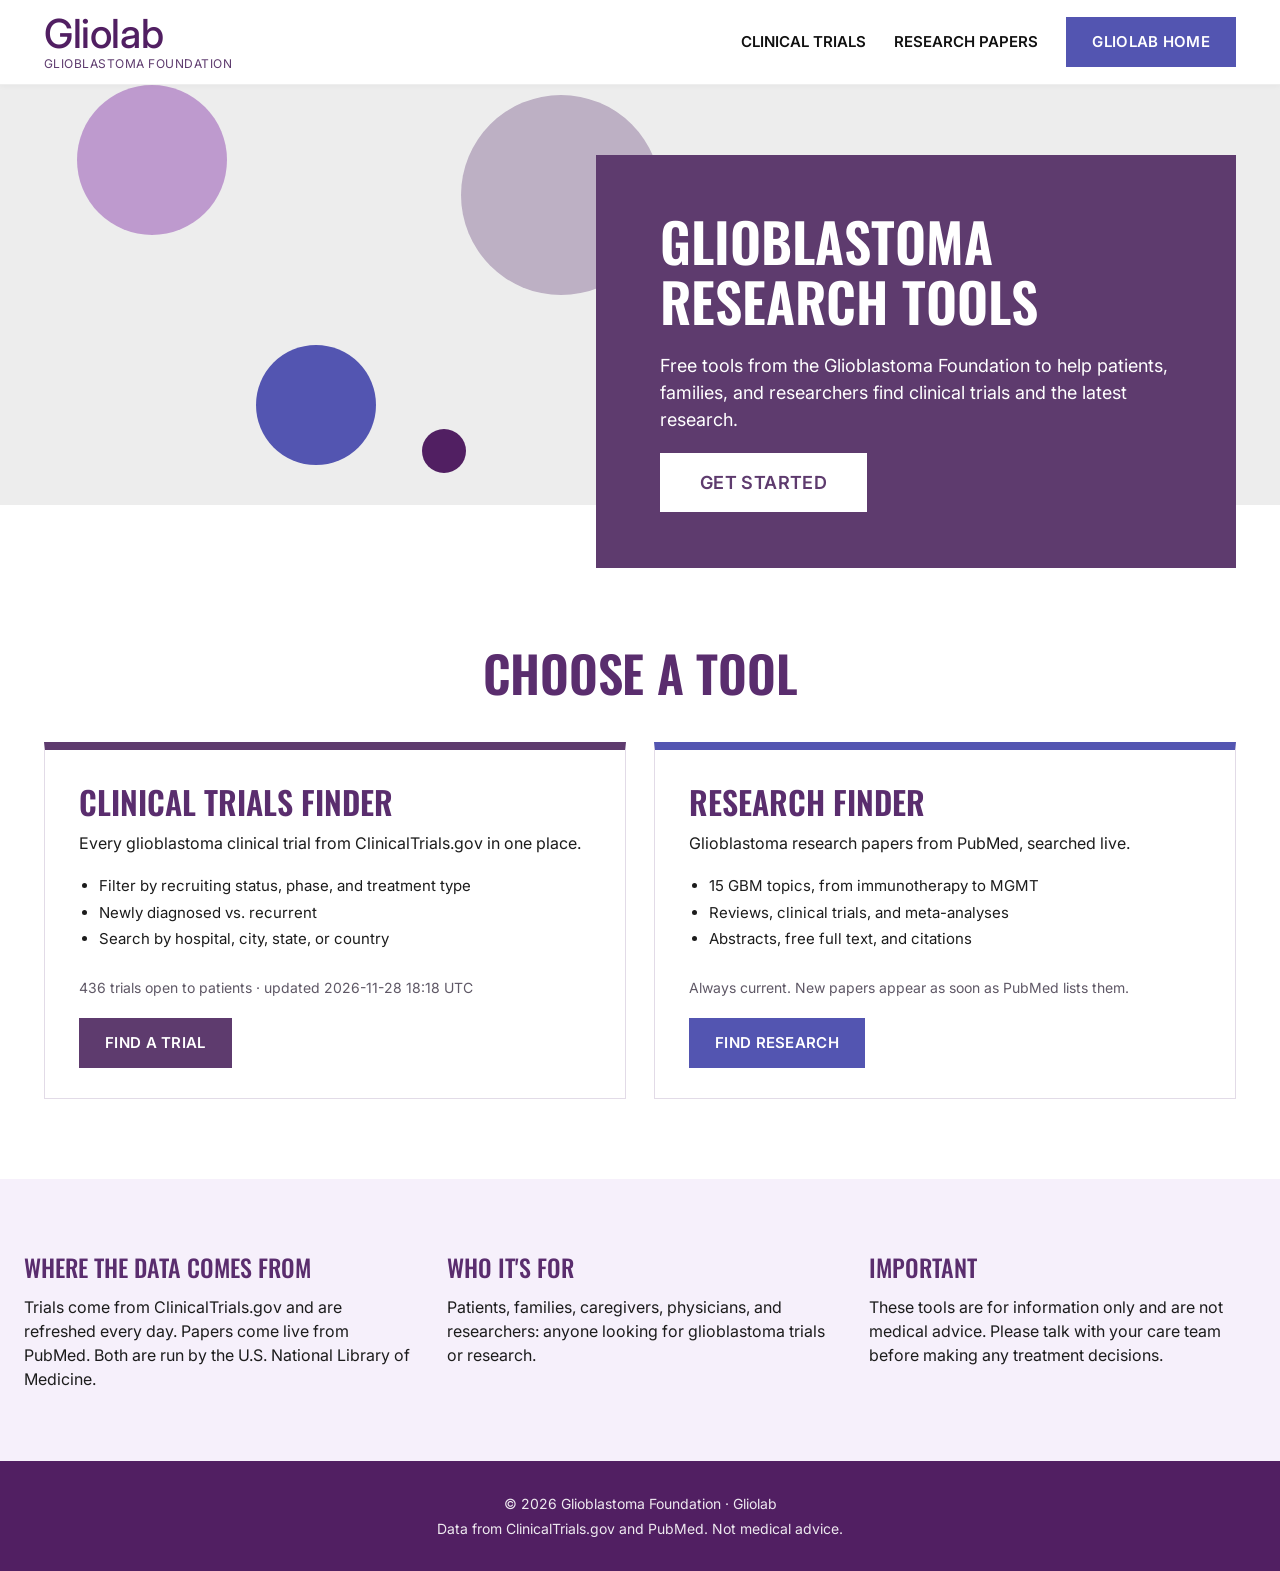
<file: index.html>
<!DOCTYPE html>
<html lang="en">
<head>
  <meta charset="utf-8">
  <meta name="viewport" content="width=device-width, initial-scale=1">
  <title>Glioblastoma Research Tools | Gliolab</title>
  <meta name="description" content="Search glioblastoma clinical trials and research papers, updated daily.">
  <link rel="preconnect" href="https://fonts.googleapis.com">
  <link rel="preconnect" href="https://fonts.gstatic.com" crossorigin>
  <link href="https://fonts.googleapis.com/css2?family=Inter:wght@400;500;600;700&family=Oswald:wght@500;600&display=swap" rel="stylesheet">
  <!-- shares the trials finder's stylesheet so all three pages look the same -->
  <link rel="stylesheet" href="trials/styles.css">
  <style>
    .tools { max-width: var(--max); margin: 0 auto; padding: 60px 24px 80px; }
    .tool-grid { display: grid; grid-template-columns: 1fr 1fr; gap: 28px; }
    .tool {
      display: flex; flex-direction: column;
      border: 1px solid var(--line); border-top: 8px solid var(--plum);
      padding: 34px 34px 30px; text-decoration: none; color: var(--text);
      transition: box-shadow .15s, transform .15s;
    }
    .tool:hover { box-shadow: 0 8px 26px rgba(81,31,98,.14); transform: translateY(-2px); }
    .tool.alt { border-top-color: var(--indigo); }
    .tool h3 {
      font-family: var(--font-head); font-weight: 600; text-transform: uppercase;
      color: var(--heading); font-size: 32px; margin: 0 0 12px; line-height: 1.1;
    }
    .tool p { margin: 0 0 16px; font-size: 16px; }
    .tool ul { margin: 0 0 22px; padding-left: 20px; font-size: 15px; }
    .tool li { margin: 4px 0; }
    .tool .stat { font-size: 14px; color: var(--muted); margin: 0 0 20px; min-height: 21px; }
    .tool .btn { align-self: flex-start; margin-top: auto; }
    @media (max-width: 800px) { .tool-grid { grid-template-columns: 1fr; } }
  </style>
</head>
<body>

  <header class="site-header">
    <div class="header-inner">
      <a class="brand" href="https://gliolab.org" aria-label="Gliolab home">
        <span class="brand-name">Gliolab</span>
        <span class="brand-sub">GLIOBLASTOMA FOUNDATION</span>
      </a>
      <nav class="main-nav">
        <a href="trials/index.html">Clinical trials</a>
        <a href="papers/index.html">Research papers</a>
        <a class="btn btn-indigo" href="https://gliolab.org">Gliolab home</a>
      </nav>
    </div>
  </header>

  <section class="hero">
    <div class="hero-art" aria-hidden="true">
      <span class="dot dot-lilac"></span>
      <span class="dot dot-mauve"></span>
      <span class="dot dot-indigo"></span>
      <span class="dot dot-plum"></span>
    </div>
    <div class="hero-box">
      <h1>Glioblastoma<br>Research Tools</h1>
      <p>Free tools from the Glioblastoma Foundation to help patients, families, and researchers find clinical trials and the latest research.</p>
      <a class="btn btn-white" href="#tools">Get started</a>
    </div>
  </section>

  <main id="tools" class="tools">
    <h2 class="section-title">Choose a Tool</h2>
    <div class="tool-grid">
      <a class="tool" href="trials/index.html">
        <h3>Clinical Trials Finder</h3>
        <p>Every glioblastoma clinical trial from ClinicalTrials.gov in one place.</p>
        <ul>
          <li>Filter by recruiting status, phase, and treatment type</li>
          <li>Newly diagnosed vs. recurrent</li>
          <li>Search by hospital, city, state, or country</li>
        </ul>
        <p class="stat" id="trialStat">Updated daily</p>
        <span class="btn btn-plum">Find a trial</span>
      </a>
      <a class="tool alt" href="papers/index.html">
        <h3>Research Finder</h3>
        <p>Glioblastoma research papers from PubMed, searched live.</p>
        <ul>
          <li>15 GBM topics, from immunotherapy to MGMT</li>
          <li>Reviews, clinical trials, and meta-analyses</li>
          <li>Abstracts, free full text, and citations</li>
        </ul>
        <p class="stat">Always current. New papers appear as soon as PubMed lists them.</p>
        <span class="btn btn-indigo">Find research</span>
      </a>
    </div>
  </main>

  <section class="about">
    <div class="about-grid">
      <div>
        <h3>Where the data comes from</h3>
        <p>Trials come from ClinicalTrials.gov and are refreshed every day. Papers come live from PubMed. Both are run by the U.S. National Library of Medicine.</p>
      </div>
      <div>
        <h3>Who it's for</h3>
        <p>Patients, families, caregivers, physicians, and researchers: anyone looking for glioblastoma trials or research.</p>
      </div>
      <div>
        <h3>Important</h3>
        <p>These tools are for information only and are not medical advice. Please talk with your care team before making any treatment decisions.</p>
      </div>
    </div>
  </section>

  <footer class="site-footer">
    <p>© <span id="year"></span> Glioblastoma Foundation · Gliolab</p>
    <p>Data from ClinicalTrials.gov and PubMed. Not medical advice.</p>
  </footer>

  <script>
    document.getElementById("year").textContent = new Date().getFullYear();
    // show today's open-trial count if the daily summary is available (it is on the live site)
    fetch("trials/data/summary.json")
      .then((r) => (r.ok ? r.json() : null))
      .then((s) => {
        if (!s) return;
        document.getElementById("trialStat").textContent =
          `${s.open_trials.toLocaleString()} trials open to patients · updated ${s.updated}`;
      })
      .catch(() => {});
  </script>
</body>
</html>
</file>
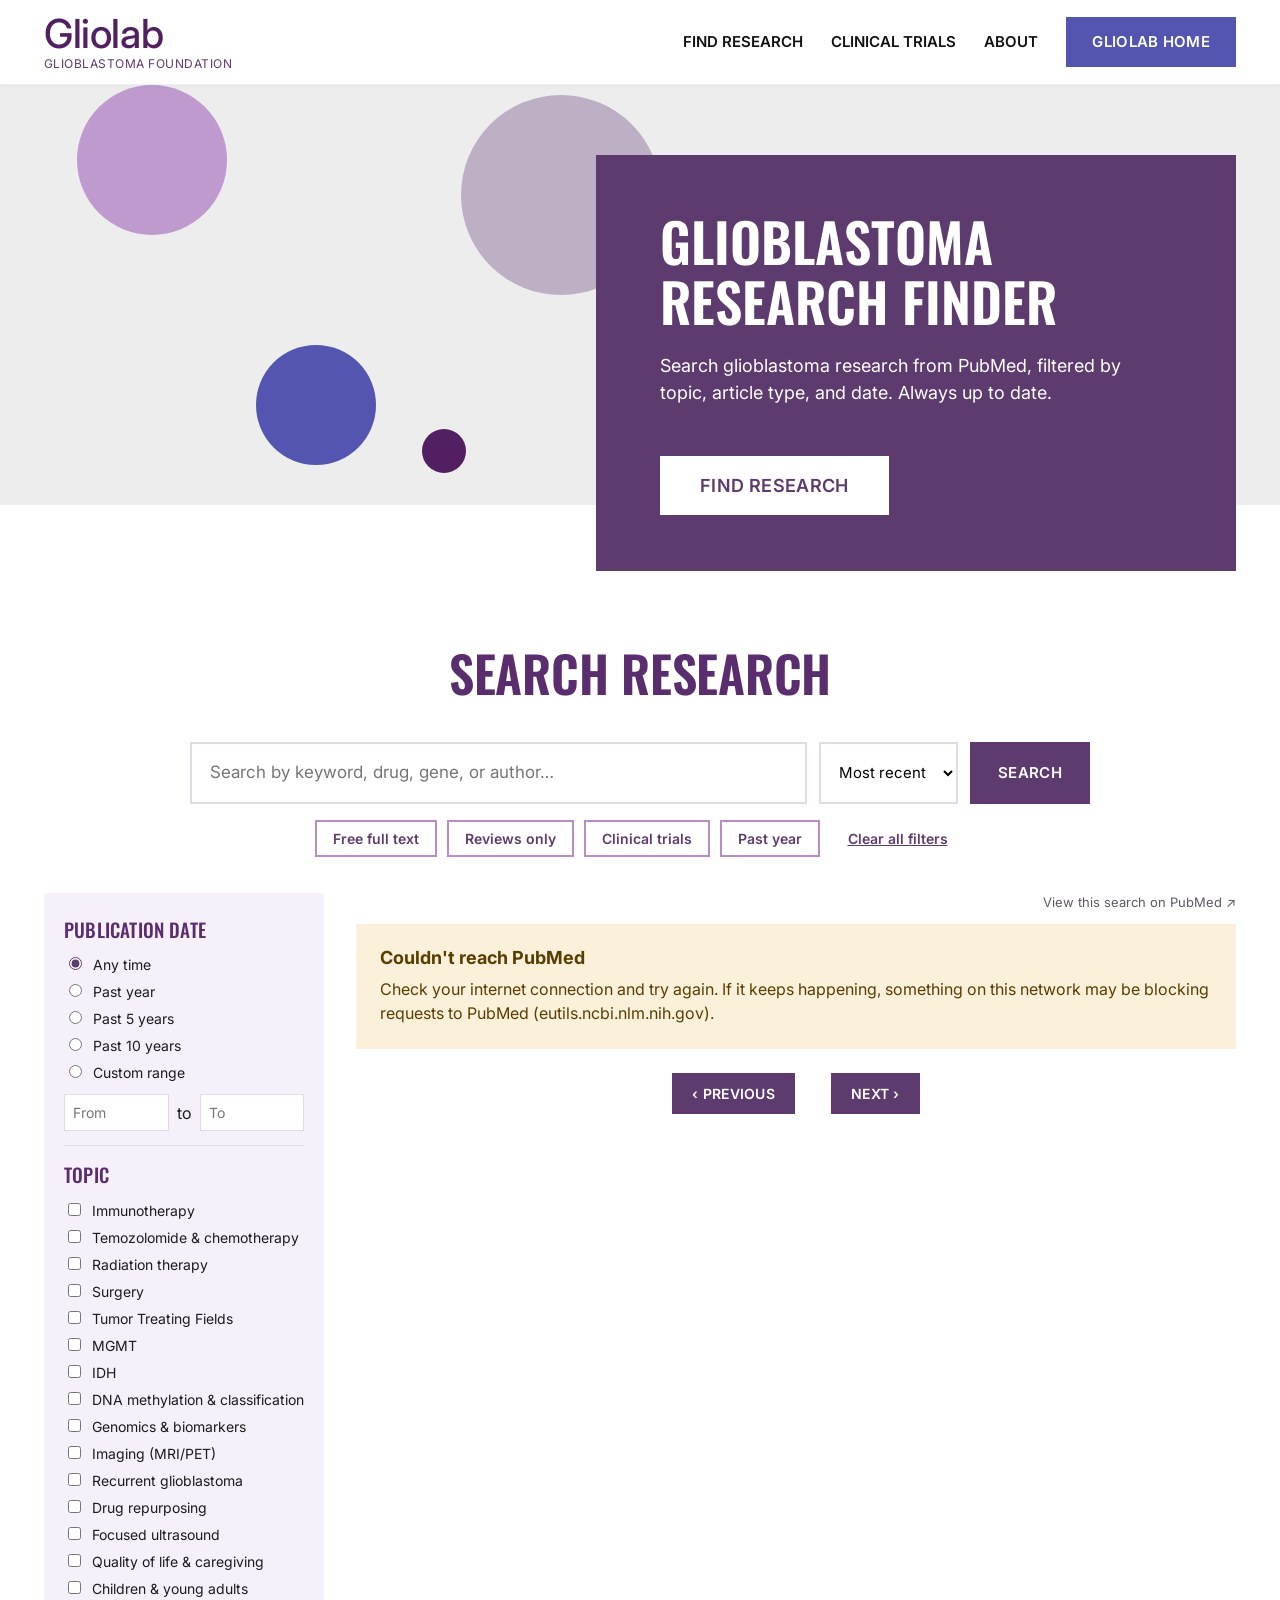
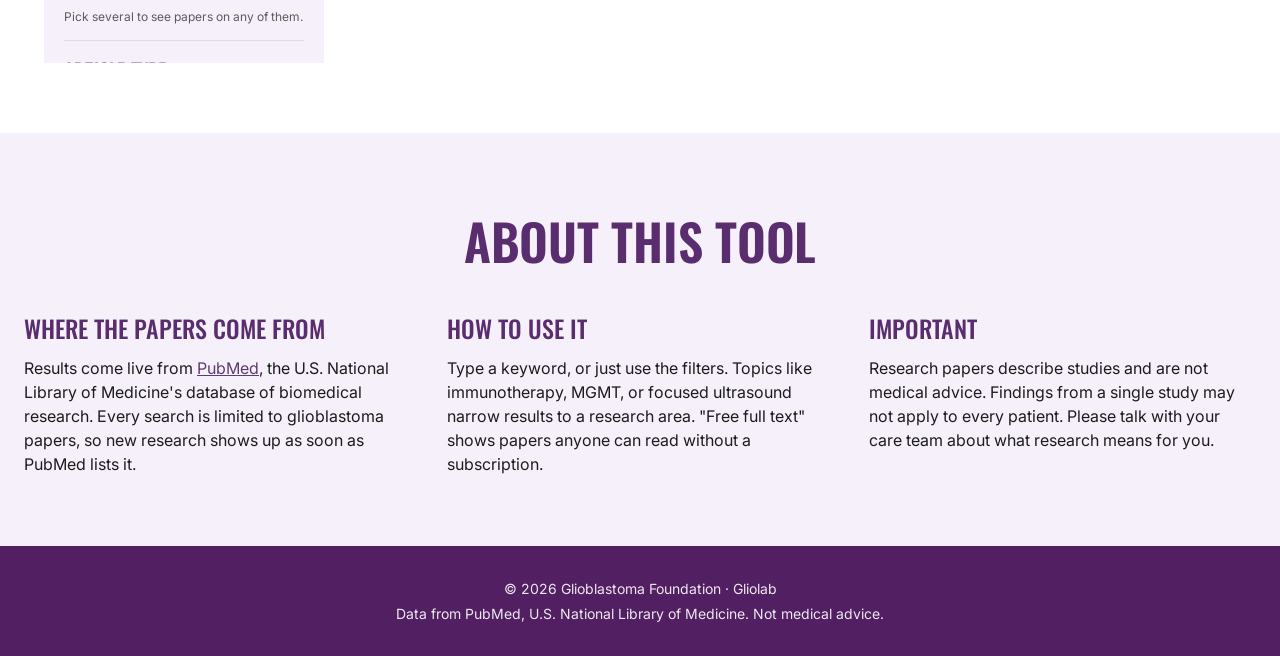
<file: papers/index.html>
<!DOCTYPE html>
<html lang="en">
<head>
  <meta charset="utf-8">
  <meta name="viewport" content="width=device-width, initial-scale=1">
  <title>Glioblastoma Research Finder | Gliolab</title>
  <meta name="description" content="Search glioblastoma research papers from PubMed.">
  <link rel="preconnect" href="https://fonts.googleapis.com">
  <link rel="preconnect" href="https://fonts.gstatic.com" crossorigin>
  <link href="https://fonts.googleapis.com/css2?family=Inter:wght@400;500;600;700&family=Oswald:wght@500;600&display=swap" rel="stylesheet">
  <link rel="stylesheet" href="styles.css">
</head>
<body>

  <!-- ===== Header (edit links / logo here) ===== -->
  <header class="site-header">
    <div class="header-inner">
      <a class="brand" href="https://gliolab.org" aria-label="Gliolab home">
        <!-- To use the real logo, swap this block for: <img src="images/gliolab-logo.png" alt="Gliolab" height="70"> -->
        <span class="brand-name">Gliolab</span>
        <span class="brand-sub">GLIOBLASTOMA FOUNDATION</span>
      </a>
      <nav class="main-nav">
        <a href="#search">Find research</a>
        <a href="../trials/index.html">Clinical trials</a>
        <a href="#about">About</a>
        <a class="btn btn-indigo" href="https://gliolab.org">Gliolab home</a>
      </nav>
    </div>
  </header>

  <!-- ===== Hero ===== -->
  <section class="hero">
    <div class="hero-art" aria-hidden="true">
      <span class="dot dot-lilac"></span>
      <span class="dot dot-mauve"></span>
      <span class="dot dot-indigo"></span>
      <span class="dot dot-plum"></span>
    </div>
    <div class="hero-box">
      <h1>Glioblastoma<br>Research Finder</h1>
      <p>Search glioblastoma research from PubMed, filtered by topic, article type, and date. Always up to date.</p>
      <div class="hero-stats" id="heroStats"></div>
      <a class="btn btn-white" href="#search">Find research</a>
    </div>
  </section>

  <!-- ===== Search + results ===== -->
  <main id="search" class="search-section">
    <h2 class="section-title">Search Research</h2>

    <form class="search-bar" id="searchForm">
      <input id="q" type="search" placeholder="Search by keyword, drug, gene, or author…" autocomplete="off">
      <select id="sort" aria-label="Sort results">
        <option value="pub_date">Most recent</option>
        <option value="relevance">Best match</option>
      </select>
      <button class="btn btn-plum" type="submit">Search</button>
    </form>

    <div class="quick-chips">
      <button class="chip" data-quick="free">Free full text</button>
      <button class="chip" data-quick="reviews">Reviews only</button>
      <button class="chip" data-quick="trials">Clinical trials</button>
      <button class="chip" data-quick="year">Past year</button>
      <button class="chip chip-clear" id="clearAll">Clear all filters</button>
    </div>

    <div class="layout">
      <button class="filters-toggle" id="filtersToggle">Show filters</button>

      <aside class="filters" id="filters">
        <!-- filled in by app.js -->
      </aside>

      <section class="results">
        <div class="results-head">
          <p id="resultCount"></p>
          <a class="data-date" id="pubmedLink" target="_blank" rel="noopener"></a>
        </div>
        <div id="resultList"></div>
        <nav class="pager" id="pager" hidden>
          <button class="btn btn-plum" id="prevPage">‹ Previous</button>
          <span id="pageInfo"></span>
          <button class="btn btn-plum" id="nextPage">Next ›</button>
        </nav>
      </section>
    </div>
  </main>

  <!-- ===== About / disclaimer ===== -->
  <section id="about" class="about">
    <h2 class="section-title">About This Tool</h2>
    <div class="about-grid">
      <div>
        <h3>Where the papers come from</h3>
        <p>Results come live from <a href="https://pubmed.ncbi.nlm.nih.gov" target="_blank" rel="noopener">PubMed</a>, the U.S. National Library of Medicine's database of biomedical research. Every search is limited to glioblastoma papers, so new research shows up as soon as PubMed lists it.</p>
      </div>
      <div>
        <h3>How to use it</h3>
        <p>Type a keyword, or just use the filters. Topics like immunotherapy, MGMT, or focused ultrasound narrow results to a research area. "Free full text" shows papers anyone can read without a subscription.</p>
      </div>
      <div>
        <h3>Important</h3>
        <p>Research papers describe studies and are not medical advice. Findings from a single study may not apply to every patient. Please talk with your care team about what research means for you.</p>
      </div>
    </div>
  </section>

  <footer class="site-footer">
    <p>© <span id="year"></span> Glioblastoma Foundation · Gliolab</p>
    <p>Data from PubMed, U.S. National Library of Medicine. Not medical advice.</p>
  </footer>

  <!-- ===== Paper detail popup ===== -->
  <div class="modal" id="modal" hidden>
    <div class="modal-backdrop" data-close></div>
    <div class="modal-panel" role="dialog" aria-modal="true" aria-labelledby="modalTitle">
      <button class="modal-close" data-close aria-label="Close">×</button>
      <div id="modalBody"></div>
    </div>
  </div>

  <script src="config.js"></script>
  <script src="app.js"></script>
</body>
</html>
</file>
<file: trials/styles.css>
/* =========================================================
   Glioblastoma Clinical Trials Finder - styles
   Colors and fonts are matched to the Gliolab website.
   Change the brand colors here and the whole site updates.
   ========================================================= */

:root {
  --plum: #5e3b6e;         /* hero box / main purple */
  --plum-dark: #511f62;    /* table headers, footer */
  --heading: #5a2d6e;      /* section titles */
  --indigo: #5355b1;       /* "Order a test" button */
  --indigo-dark: #44469a;
  --lilac: #b78cc9;        /* decorative circles, accents */
  --mauve: #bdb0c4;
  --lavender: #f6f0fb;     /* light purple background */
  --gray-bg: #ededed;      /* hero background */
  --line: #e2dbe7;
  --text: #1c1c1c;
  --muted: #5f5866;

  /* status colors */
  --ok: #2f7d4f;    --ok-bg: #e5f4ea;
  --soon: #4a5bb5;  --soon-bg: #e8eaf8;
  --warn: #8a5a00;  --warn-bg: #fbf0d9;
  --off: #6b6470;   --off-bg: #eeebf0;

  --font-head: "Oswald", "Arial Narrow", sans-serif;
  --font-body: "Inter", system-ui, -apple-system, "Segoe UI", sans-serif;
  --max: 1240px;
}

* { box-sizing: border-box; }
html { scroll-behavior: smooth; }
body {
  margin: 0;
  font-family: var(--font-body);
  color: var(--text);
  background: #fff;
  line-height: 1.5;
}
a { color: var(--plum); }
button { font-family: inherit; }

/* ---------- buttons ---------- */
.btn {
  display: inline-block;
  font-weight: 600;
  text-transform: uppercase;
  letter-spacing: .02em;
  text-decoration: none;
  border: 0;
  cursor: pointer;
  padding: 14px 26px;
  font-size: 15px;
  transition: background .15s, color .15s;
}
.btn-indigo { background: var(--indigo); color: #fff; }
.btn-indigo:hover { background: var(--indigo-dark); }
.btn-white { background: #fff; color: var(--plum); font-size: 18px; padding: 16px 40px; }
.btn-white:hover { background: var(--lavender); }
.btn-plum { background: var(--plum); color: #fff; }
.btn-plum:hover { background: var(--plum-dark); }

/* ---------- header ---------- */
.site-header {
  position: sticky; top: 0; z-index: 20;
  background: #fff;
  border-bottom: 1px solid #eee;
  box-shadow: 0 1px 6px rgba(0,0,0,.04);
}
.header-inner {
  max-width: var(--max); margin: 0 auto;
  padding: 14px 24px;
  display: flex; align-items: center; justify-content: space-between; gap: 16px;
}
.brand { text-decoration: none; display: flex; flex-direction: column; line-height: 1; }
.brand-name { font-size: 40px; font-weight: 500; color: var(--plum-dark); letter-spacing: -.01em; }
.brand-sub { font-size: 12px; color: var(--plum); letter-spacing: .04em; margin-top: 4px; }
.main-nav { display: flex; align-items: center; gap: 28px; }
.main-nav a:not(.btn) {
  color: #111; text-decoration: none; font-weight: 600; text-transform: uppercase; font-size: 15px;
}
.main-nav a:not(.btn):hover { color: var(--plum); }

/* ---------- hero ---------- */
.hero {
  position: relative;
  background: var(--gray-bg);
  min-height: 420px;
  margin-bottom: 70px;
}
.hero-art { position: absolute; inset: 0; overflow: hidden; }
.dot { position: absolute; border-radius: 50%; }
.dot-lilac  { width: 150px; height: 150px; background: var(--lilac); left: 6%; top: 0; opacity: .85; }
.dot-mauve  { width: 200px; height: 200px; background: var(--mauve); left: 36%; top: 10px; }
.dot-indigo { width: 120px; height: 120px; background: var(--indigo); left: 20%; top: 62%; }
.dot-plum   { width: 44px; height: 44px; background: var(--plum-dark); left: 33%; top: 82%; }
.hero-box {
  position: relative;
  margin-left: auto;
  margin-right: max(24px, calc((100vw - var(--max)) / 2 + 24px));
  top: 70px;
  width: min(640px, calc(100% - 48px));
  background: var(--plum);
  color: #fff;
  padding: 56px 64px;
}
.hero-box h1 {
  font-family: var(--font-head);
  font-weight: 600;
  text-transform: uppercase;
  font-size: clamp(34px, 4.4vw, 54px);
  line-height: 1.12;
  margin: 0 0 20px;
}
.hero-box p { font-size: 18px; margin: 0 0 20px; }
.hero-stats { display: flex; gap: 32px; margin: 8px 0 30px; flex-wrap: wrap; }
.hero-stats div { display: flex; flex-direction: column; }
.hero-stats strong { font-family: var(--font-head); font-size: 40px; line-height: 1; }
.hero-stats span { font-size: 13px; text-transform: uppercase; letter-spacing: .05em; opacity: .85; margin-top: 6px; }

/* ---------- section titles ---------- */
.section-title {
  font-family: var(--font-head);
  font-weight: 600;
  text-transform: uppercase;
  color: var(--heading);
  text-align: center;
  font-size: clamp(32px, 4vw, 50px);
  margin: 0 0 32px;
  letter-spacing: -.005em;
}

/* ---------- search ---------- */
.search-section {
  max-width: var(--max); margin: 0 auto; padding: 60px 24px 70px;
  scroll-margin-top: 90px;
}
.search-bar { display: flex; gap: 12px; max-width: 900px; margin: 0 auto 16px; }
.search-bar input {
  flex: 1; min-width: 0;
  font: inherit; font-size: 17px;
  padding: 16px 18px;
  border: 2px solid var(--line);
  outline: none;
}
.search-bar input:focus { border-color: var(--lilac); }
.search-bar select {
  font: inherit; font-size: 15px;
  padding: 0 14px;
  border: 2px solid var(--line);
  background: #fff;
}
.quick-chips { display: flex; flex-wrap: wrap; justify-content: center; gap: 10px; margin-bottom: 36px; }
.chip {
  border: 2px solid var(--lilac);
  background: #fff;
  color: var(--plum);
  padding: 8px 16px;
  font-size: 14px; font-weight: 600;
  cursor: pointer;
}
.chip:hover { background: var(--lavender); }
.chip.active { background: var(--plum); border-color: var(--plum); color: #fff; }
.chip-clear { border-color: transparent; text-decoration: underline; }
.chip-clear:hover { background: transparent; }

.layout { display: grid; grid-template-columns: 280px 1fr; gap: 32px; align-items: start; }
.filters-toggle { display: none; }

/* ---------- filter sidebar ---------- */
.filters {
  background: var(--lavender);
  padding: 8px 20px 20px;
  position: sticky; top: 110px;
  max-height: calc(100vh - 130px);
  overflow-y: auto;
}
.filter-group { border-bottom: 1px solid var(--line); padding: 14px 0; }
.filter-group:last-child { border-bottom: 0; }
.filter-group h3 {
  font-family: var(--font-head);
  font-weight: 500;
  text-transform: uppercase;
  color: var(--heading);
  font-size: 19px;
  margin: 0 0 8px;
  letter-spacing: .01em;
}
.filter-group label {
  display: flex; align-items: flex-start; gap: 8px;
  font-size: 14px; padding: 3px 0; cursor: pointer;
}
.filter-group input[type="checkbox"] { accent-color: var(--plum); margin-top: 3px; }
.filter-group .count { color: var(--muted); margin-left: auto; font-size: 13px; }
.filter-group select {
  width: 100%; font: inherit; font-size: 14px; padding: 8px; border: 1px solid var(--line); background: #fff;
}
.filter-group .hint { font-size: 12px; color: var(--muted); margin: 6px 0 0; }

/* ---------- results ---------- */
.results-head { display: flex; justify-content: space-between; align-items: baseline; flex-wrap: wrap; gap: 8px; margin-bottom: 12px; }
#resultCount { font-weight: 600; margin: 0; font-size: 17px; }
.data-date { color: var(--muted); font-size: 13px; margin: 0; }

.card {
  border: 1px solid var(--line);
  border-left: 6px solid var(--lilac);
  background: #fff;
  padding: 20px 22px;
  margin-bottom: 14px;
  cursor: pointer;
  transition: box-shadow .15s, border-color .15s;
}
.card:hover { box-shadow: 0 4px 16px rgba(81,31,98,.12); border-left-color: var(--plum); }
.card:focus-visible { outline: 3px solid var(--indigo); outline-offset: 2px; }
.card-top { display: flex; flex-wrap: wrap; gap: 8px; align-items: center; margin-bottom: 8px; }
.card h3 { margin: 0 0 6px; font-size: 18px; line-height: 1.35; color: var(--plum-dark); }
.card .sponsor { margin: 0 0 10px; color: var(--muted); font-size: 14px; }
.card-meta { display: flex; flex-wrap: wrap; gap: 6px 18px; font-size: 14px; color: #333; }
.card-meta b { font-weight: 600; color: var(--heading); }

.badge { display: inline-block; font-size: 12px; font-weight: 700; padding: 4px 10px; text-transform: uppercase; letter-spacing: .03em; }
.badge-ok   { background: var(--ok-bg); color: var(--ok); }
.badge-soon { background: var(--soon-bg); color: var(--soon); }
.badge-warn { background: var(--warn-bg); color: var(--warn); }
.badge-off  { background: var(--off-bg); color: var(--off); }
.tag { display: inline-block; font-size: 12px; font-weight: 600; padding: 4px 10px; background: var(--lavender); color: var(--plum); }
.nct { font-size: 13px; color: var(--muted); margin-left: auto; }

#loadMore { display: block; margin: 24px auto 0; }
.empty { background: var(--lavender); padding: 40px; text-align: center; }
.empty h3 { font-family: var(--font-head); color: var(--heading); text-transform: uppercase; font-weight: 500; font-size: 26px; margin: 0 0 8px; }
.empty code { background: #fff; padding: 2px 6px; }

/* ---------- about ---------- */
.about { background: var(--lavender); padding: 70px 24px; scroll-margin-top: 90px; }
.about-grid { max-width: var(--max); margin: 0 auto; display: grid; grid-template-columns: repeat(3, 1fr); gap: 36px; }
.about h3 { font-family: var(--font-head); text-transform: uppercase; color: var(--heading); font-weight: 500; font-size: 24px; margin: 0 0 10px; }
.about p { margin: 0; }

.site-footer { background: var(--plum-dark); color: #fff; text-align: center; padding: 28px 24px; font-size: 14px; }
.site-footer p { margin: 4px 0; opacity: .9; }

/* ---------- modal ---------- */
.modal { position: fixed; inset: 0; z-index: 50; display: flex; justify-content: center; align-items: flex-start; padding: 40px 16px; overflow-y: auto; }
.modal[hidden] { display: none; }
.modal-backdrop { position: fixed; inset: 0; background: rgba(40,16,50,.55); }
.modal-panel { position: relative; background: #fff; width: min(920px, 100%); box-shadow: 0 20px 60px rgba(0,0,0,.3); }
.modal-close { position: absolute; top: 10px; right: 14px; background: none; border: 0; color: #fff; font-size: 34px; cursor: pointer; line-height: 1; z-index: 2; }
body.modal-open { overflow: hidden; }

.d-head { background: var(--plum); color: #fff; padding: 34px 40px 28px; }
.d-head h2 { margin: 10px 40px 10px 0; font-size: 26px; line-height: 1.3; }
.d-head .official { margin: 0; opacity: .85; font-size: 14px; }
.d-head .badge { background: #fff; }
.d-actions { display: flex; flex-wrap: wrap; gap: 12px; margin-top: 20px; }
.d-actions .btn { padding: 12px 20px; font-size: 14px; }
.d-body { padding: 10px 40px 36px; }
.d-section { padding: 22px 0; border-bottom: 1px solid var(--line); }
.d-section:last-child { border-bottom: 0; }
.d-section h3 { font-family: var(--font-head); text-transform: uppercase; color: var(--heading); font-weight: 500; font-size: 22px; margin: 0 0 12px; }
.facts { width: 100%; border-collapse: collapse; font-size: 15px; }
.facts th { text-align: left; width: 34%; padding: 9px 12px; background: var(--lavender); color: var(--plum-dark); font-weight: 600; vertical-align: top; }
.facts td { padding: 9px 12px; border-bottom: 1px solid var(--line); vertical-align: top; }
.summary { white-space: pre-line; }
.elig h4 { margin: 16px 0 6px; color: var(--plum-dark); }
.elig ul { margin: 0 0 8px; padding-left: 22px; }
.elig li { margin: 3px 0; }
.elig p { margin: 6px 0; }
.collapsible { max-height: 340px; overflow: hidden; position: relative; }
.collapsible::after { content: ""; position: absolute; left: 0; right: 0; bottom: 0; height: 70px; background: linear-gradient(transparent, #fff); }
.collapsible.open { max-height: none; }
.collapsible.open::after { display: none; }
.link-btn { background: none; border: 0; color: var(--indigo); font-weight: 600; cursor: pointer; padding: 8px 0; font-size: 14px; }
.loc-list { list-style: none; padding: 0; margin: 0; }
.loc-list li { padding: 10px 0; border-bottom: 1px dashed var(--line); font-size: 14px; }
.loc-list li:last-child { border-bottom: 0; }
.loc-list .fac { font-weight: 600; }
.loc-list .where { color: var(--muted); }
.loc-search { width: 100%; font: inherit; font-size: 14px; padding: 8px 10px; border: 1px solid var(--line); margin-bottom: 8px; }
.contact-list { padding-left: 20px; margin: 0; }
.disclaimer-box { background: var(--lavender); padding: 14px 18px; font-size: 14px; }

/* ---------- mobile ---------- */
@media (max-width: 900px) {
  .layout { grid-template-columns: 1fr; }
  .filters-toggle {
    display: block; width: 100%;
    background: var(--lavender); border: 0; color: var(--plum);
    font-weight: 700; text-transform: uppercase; padding: 14px; cursor: pointer;
  }
  .filters { display: none; position: static; max-height: none; }
  .filters.open { display: block; }
  .about-grid { grid-template-columns: 1fr; }
  .main-nav a:not(.btn) { display: none; }
}
@media (max-width: 700px) {
  .brand-name { font-size: 30px; }
  .main-nav .btn { padding: 10px 14px; font-size: 13px; }
  .hero { min-height: 0; margin-bottom: 0; padding: 140px 0 0; }
  .hero-box { top: 0; width: 100%; margin: 0; padding: 36px 24px; }
  .dot-lilac { width: 100px; height: 100px; }
  .dot-mauve { width: 120px; height: 120px; left: 55%; }
  .dot-indigo, .dot-plum { display: none; }
  .search-section { padding-top: 48px; }
  .search-bar { flex-direction: column; }
  .search-bar select { padding: 12px; }
  .hero-stats { gap: 18px; }
  .hero-stats strong { font-size: 30px; }
  .hero-stats span { font-size: 11px; }
  .d-head, .d-body { padding-left: 20px; padding-right: 20px; }
  .facts th { width: 40%; }
}
</file>
<file: papers/styles.css>
/* =========================================================
   Glioblastoma Research Finder - styles (shared look with the trials finder)
   Colors and fonts are matched to the Gliolab website.
   Change the brand colors here and the whole site updates.
   ========================================================= */

:root {
  --plum: #5e3b6e;         /* hero box / main purple */
  --plum-dark: #511f62;    /* table headers, footer */
  --heading: #5a2d6e;      /* section titles */
  --indigo: #5355b1;       /* "Order a test" button */
  --indigo-dark: #44469a;
  --lilac: #b78cc9;        /* decorative circles, accents */
  --mauve: #bdb0c4;
  --lavender: #f6f0fb;     /* light purple background */
  --gray-bg: #ededed;      /* hero background */
  --line: #e2dbe7;
  --text: #1c1c1c;
  --muted: #5f5866;

  /* status colors */
  --ok: #2f7d4f;    --ok-bg: #e5f4ea;
  --soon: #4a5bb5;  --soon-bg: #e8eaf8;
  --warn: #8a5a00;  --warn-bg: #fbf0d9;
  --off: #6b6470;   --off-bg: #eeebf0;

  --font-head: "Oswald", "Arial Narrow", sans-serif;
  --font-body: "Inter", system-ui, -apple-system, "Segoe UI", sans-serif;
  --max: 1240px;
}

* { box-sizing: border-box; }
html { scroll-behavior: smooth; }
body {
  margin: 0;
  font-family: var(--font-body);
  color: var(--text);
  background: #fff;
  line-height: 1.5;
}
a { color: var(--plum); }
button { font-family: inherit; }

/* ---------- buttons ---------- */
.btn {
  display: inline-block;
  font-weight: 600;
  text-transform: uppercase;
  letter-spacing: .02em;
  text-decoration: none;
  border: 0;
  cursor: pointer;
  padding: 14px 26px;
  font-size: 15px;
  transition: background .15s, color .15s;
}
.btn-indigo { background: var(--indigo); color: #fff; }
.btn-indigo:hover { background: var(--indigo-dark); }
.btn-white { background: #fff; color: var(--plum); font-size: 18px; padding: 16px 40px; }
.btn-white:hover { background: var(--lavender); }
.btn-plum { background: var(--plum); color: #fff; }
.btn-plum:hover { background: var(--plum-dark); }

/* ---------- header ---------- */
.site-header {
  position: sticky; top: 0; z-index: 20;
  background: #fff;
  border-bottom: 1px solid #eee;
  box-shadow: 0 1px 6px rgba(0,0,0,.04);
}
.header-inner {
  max-width: var(--max); margin: 0 auto;
  padding: 14px 24px;
  display: flex; align-items: center; justify-content: space-between; gap: 16px;
}
.brand { text-decoration: none; display: flex; flex-direction: column; line-height: 1; }
.brand-name { font-size: 40px; font-weight: 500; color: var(--plum-dark); letter-spacing: -.01em; }
.brand-sub { font-size: 12px; color: var(--plum); letter-spacing: .04em; margin-top: 4px; }
.main-nav { display: flex; align-items: center; gap: 28px; }
.main-nav a:not(.btn) {
  color: #111; text-decoration: none; font-weight: 600; text-transform: uppercase; font-size: 15px;
}
.main-nav a:not(.btn):hover { color: var(--plum); }

/* ---------- hero ---------- */
.hero {
  position: relative;
  background: var(--gray-bg);
  min-height: 420px;
  margin-bottom: 70px;
}
.hero-art { position: absolute; inset: 0; overflow: hidden; }
.dot { position: absolute; border-radius: 50%; }
.dot-lilac  { width: 150px; height: 150px; background: var(--lilac); left: 6%; top: 0; opacity: .85; }
.dot-mauve  { width: 200px; height: 200px; background: var(--mauve); left: 36%; top: 10px; }
.dot-indigo { width: 120px; height: 120px; background: var(--indigo); left: 20%; top: 62%; }
.dot-plum   { width: 44px; height: 44px; background: var(--plum-dark); left: 33%; top: 82%; }
.hero-box {
  position: relative;
  margin-left: auto;
  margin-right: max(24px, calc((100vw - var(--max)) / 2 + 24px));
  top: 70px;
  width: min(640px, calc(100% - 48px));
  background: var(--plum);
  color: #fff;
  padding: 56px 64px;
}
.hero-box h1 {
  font-family: var(--font-head);
  font-weight: 600;
  text-transform: uppercase;
  font-size: clamp(34px, 4.4vw, 54px);
  line-height: 1.12;
  margin: 0 0 20px;
}
.hero-box p { font-size: 18px; margin: 0 0 20px; }
.hero-stats { display: flex; gap: 32px; margin: 8px 0 30px; flex-wrap: wrap; }
.hero-stats div { display: flex; flex-direction: column; }
.hero-stats strong { font-family: var(--font-head); font-size: 40px; line-height: 1; }
.hero-stats span { font-size: 13px; text-transform: uppercase; letter-spacing: .05em; opacity: .85; margin-top: 6px; }

/* ---------- section titles ---------- */
.section-title {
  font-family: var(--font-head);
  font-weight: 600;
  text-transform: uppercase;
  color: var(--heading);
  text-align: center;
  font-size: clamp(32px, 4vw, 50px);
  margin: 0 0 32px;
  letter-spacing: -.005em;
}

/* ---------- search ---------- */
.search-section {
  max-width: var(--max); margin: 0 auto; padding: 60px 24px 70px;
  scroll-margin-top: 90px;
}
.search-bar { display: flex; gap: 12px; max-width: 900px; margin: 0 auto 16px; }
.search-bar input {
  flex: 1; min-width: 0;
  font: inherit; font-size: 17px;
  padding: 16px 18px;
  border: 2px solid var(--line);
  outline: none;
}
.search-bar input:focus { border-color: var(--lilac); }
.search-bar select {
  font: inherit; font-size: 15px;
  padding: 0 14px;
  border: 2px solid var(--line);
  background: #fff;
}
.quick-chips { display: flex; flex-wrap: wrap; justify-content: center; gap: 10px; margin-bottom: 36px; }
.chip {
  border: 2px solid var(--lilac);
  background: #fff;
  color: var(--plum);
  padding: 8px 16px;
  font-size: 14px; font-weight: 600;
  cursor: pointer;
}
.chip:hover { background: var(--lavender); }
.chip.active { background: var(--plum); border-color: var(--plum); color: #fff; }
.chip-clear { border-color: transparent; text-decoration: underline; }
.chip-clear:hover { background: transparent; }

.layout { display: grid; grid-template-columns: 280px 1fr; gap: 32px; align-items: start; }
.filters-toggle { display: none; }

/* ---------- filter sidebar ---------- */
.filters {
  background: var(--lavender);
  padding: 8px 20px 20px;
  position: sticky; top: 110px;
  max-height: calc(100vh - 130px);
  overflow-y: auto;
}
.filter-group { border-bottom: 1px solid var(--line); padding: 14px 0; }
.filter-group:last-child { border-bottom: 0; }
.filter-group h3 {
  font-family: var(--font-head);
  font-weight: 500;
  text-transform: uppercase;
  color: var(--heading);
  font-size: 19px;
  margin: 0 0 8px;
  letter-spacing: .01em;
}
.filter-group label {
  display: flex; align-items: flex-start; gap: 8px;
  font-size: 14px; padding: 3px 0; cursor: pointer;
}
.filter-group input[type="checkbox"] { accent-color: var(--plum); margin-top: 3px; }
.filter-group .count { color: var(--muted); margin-left: auto; font-size: 13px; }
.filter-group select {
  width: 100%; font: inherit; font-size: 14px; padding: 8px; border: 1px solid var(--line); background: #fff;
}
.filter-group .hint { font-size: 12px; color: var(--muted); margin: 6px 0 0; }

/* ---------- results ---------- */
.results-head { display: flex; justify-content: space-between; align-items: baseline; flex-wrap: wrap; gap: 8px; margin-bottom: 12px; }
#resultCount { font-weight: 600; margin: 0; font-size: 17px; }
.data-date { color: var(--muted); font-size: 13px; margin: 0; }

.card {
  border: 1px solid var(--line);
  border-left: 6px solid var(--lilac);
  background: #fff;
  padding: 20px 22px;
  margin-bottom: 14px;
  cursor: pointer;
  transition: box-shadow .15s, border-color .15s;
}
.card:hover { box-shadow: 0 4px 16px rgba(81,31,98,.12); border-left-color: var(--plum); }
.card:focus-visible { outline: 3px solid var(--indigo); outline-offset: 2px; }
.card-top { display: flex; flex-wrap: wrap; gap: 8px; align-items: center; margin-bottom: 8px; }
.card h3 { margin: 0 0 6px; font-size: 18px; line-height: 1.35; color: var(--plum-dark); }
.card .sponsor { margin: 0 0 10px; color: var(--muted); font-size: 14px; }
.card-meta { display: flex; flex-wrap: wrap; gap: 6px 18px; font-size: 14px; color: #333; }
.card-meta b { font-weight: 600; color: var(--heading); }

.badge { display: inline-block; font-size: 12px; font-weight: 700; padding: 4px 10px; text-transform: uppercase; letter-spacing: .03em; }
.badge-ok   { background: var(--ok-bg); color: var(--ok); }
.badge-soon { background: var(--soon-bg); color: var(--soon); }
.badge-warn { background: var(--warn-bg); color: var(--warn); }
.badge-off  { background: var(--off-bg); color: var(--off); }
.tag { display: inline-block; font-size: 12px; font-weight: 600; padding: 4px 10px; background: var(--lavender); color: var(--plum); }
.nct { font-size: 13px; color: var(--muted); margin-left: auto; }

#loadMore { display: block; margin: 24px auto 0; }
.empty { background: var(--lavender); padding: 40px; text-align: center; }
.empty h3 { font-family: var(--font-head); color: var(--heading); text-transform: uppercase; font-weight: 500; font-size: 26px; margin: 0 0 8px; }
.empty code { background: #fff; padding: 2px 6px; }

/* ---------- about ---------- */
.about { background: var(--lavender); padding: 70px 24px; scroll-margin-top: 90px; }
.about-grid { max-width: var(--max); margin: 0 auto; display: grid; grid-template-columns: repeat(3, 1fr); gap: 36px; }
.about h3 { font-family: var(--font-head); text-transform: uppercase; color: var(--heading); font-weight: 500; font-size: 24px; margin: 0 0 10px; }
.about p { margin: 0; }

.site-footer { background: var(--plum-dark); color: #fff; text-align: center; padding: 28px 24px; font-size: 14px; }
.site-footer p { margin: 4px 0; opacity: .9; }

/* ---------- modal ---------- */
.modal { position: fixed; inset: 0; z-index: 50; display: flex; justify-content: center; align-items: flex-start; padding: 40px 16px; overflow-y: auto; }
.modal[hidden] { display: none; }
.modal-backdrop { position: fixed; inset: 0; background: rgba(40,16,50,.55); }
.modal-panel { position: relative; background: #fff; width: min(920px, 100%); box-shadow: 0 20px 60px rgba(0,0,0,.3); }
.modal-close { position: absolute; top: 10px; right: 14px; background: none; border: 0; color: #fff; font-size: 34px; cursor: pointer; line-height: 1; z-index: 2; }
body.modal-open { overflow: hidden; }

.d-head { background: var(--plum); color: #fff; padding: 34px 40px 28px; }
.d-head h2 { margin: 10px 40px 10px 0; font-size: 26px; line-height: 1.3; }
.d-head .official { margin: 0; opacity: .85; font-size: 14px; }
.d-head .badge { background: #fff; }
.d-actions { display: flex; flex-wrap: wrap; gap: 12px; margin-top: 20px; }
.d-actions .btn { padding: 12px 20px; font-size: 14px; }
.d-body { padding: 10px 40px 36px; }
.d-section { padding: 22px 0; border-bottom: 1px solid var(--line); }
.d-section:last-child { border-bottom: 0; }
.d-section h3 { font-family: var(--font-head); text-transform: uppercase; color: var(--heading); font-weight: 500; font-size: 22px; margin: 0 0 12px; }
.facts { width: 100%; border-collapse: collapse; font-size: 15px; }
.facts th { text-align: left; width: 34%; padding: 9px 12px; background: var(--lavender); color: var(--plum-dark); font-weight: 600; vertical-align: top; }
.facts td { padding: 9px 12px; border-bottom: 1px solid var(--line); vertical-align: top; }
.summary { white-space: pre-line; }
.elig h4 { margin: 16px 0 6px; color: var(--plum-dark); }
.elig ul { margin: 0 0 8px; padding-left: 22px; }
.elig li { margin: 3px 0; }
.elig p { margin: 6px 0; }
.collapsible { max-height: 340px; overflow: hidden; position: relative; }
.collapsible::after { content: ""; position: absolute; left: 0; right: 0; bottom: 0; height: 70px; background: linear-gradient(transparent, #fff); }
.collapsible.open { max-height: none; }
.collapsible.open::after { display: none; }
.link-btn { background: none; border: 0; color: var(--indigo); font-weight: 600; cursor: pointer; padding: 8px 0; font-size: 14px; }
.loc-list { list-style: none; padding: 0; margin: 0; }
.loc-list li { padding: 10px 0; border-bottom: 1px dashed var(--line); font-size: 14px; }
.loc-list li:last-child { border-bottom: 0; }
.loc-list .fac { font-weight: 600; }
.loc-list .where { color: var(--muted); }
.loc-search { width: 100%; font: inherit; font-size: 14px; padding: 8px 10px; border: 1px solid var(--line); margin-bottom: 8px; }
.contact-list { padding-left: 20px; margin: 0; }
.disclaimer-box { background: var(--lavender); padding: 14px 18px; font-size: 14px; }

/* ---------- mobile ---------- */
@media (max-width: 900px) {
  .layout { grid-template-columns: 1fr; }
  .filters-toggle {
    display: block; width: 100%;
    background: var(--lavender); border: 0; color: var(--plum);
    font-weight: 700; text-transform: uppercase; padding: 14px; cursor: pointer;
  }
  .filters { display: none; position: static; max-height: none; }
  .filters.open { display: block; }
  .about-grid { grid-template-columns: 1fr; }
  .main-nav a:not(.btn) { display: none; }
}
@media (max-width: 700px) {
  .brand-name { font-size: 30px; }
  .main-nav .btn { padding: 10px 14px; font-size: 13px; }
  .hero { min-height: 0; margin-bottom: 0; padding: 140px 0 0; }
  .hero-box { top: 0; width: 100%; margin: 0; padding: 36px 24px; }
  .dot-lilac { width: 100px; height: 100px; }
  .dot-mauve { width: 120px; height: 120px; left: 55%; }
  .dot-indigo, .dot-plum { display: none; }
  .search-section { padding-top: 48px; }
  .search-bar { flex-direction: column; }
  .search-bar select { padding: 12px; }
  .hero-stats { gap: 18px; }
  .hero-stats strong { font-size: 30px; }
  .hero-stats span { font-size: 11px; }
  .d-head, .d-body { padding-left: 20px; padding-right: 20px; }
  .facts th { width: 40%; }
}

/* =========================================================
   Research finder extras
   ========================================================= */
.search-bar .btn { padding: 0 28px; }
a.data-date { text-decoration: none; }
a.data-date:hover { text-decoration: underline; color: var(--plum); }

.card .authors { margin: 0 0 4px; font-size: 14px; color: #333; }
.card .journal { margin: 0 0 10px; font-size: 14px; color: var(--muted); font-style: italic; }
.card h3 i, .d-head h2 i { font-style: italic; }
.badge-free { background: var(--ok-bg); color: var(--ok); }

.date-row { display: flex; align-items: center; gap: 8px; margin-top: 8px; }
.date-row input {
  width: 100%; min-width: 0; font: inherit; font-size: 14px; padding: 7px 8px;
  border: 1px solid var(--line); background: #fff;
}
.filter-group input[type="radio"] { accent-color: var(--plum); margin-top: 3px; }

.pager { display: flex; justify-content: center; align-items: center; gap: 18px; margin-top: 24px; }
.pager .btn { padding: 12px 20px; font-size: 14px; }
.pager .btn:disabled { opacity: .4; cursor: default; }
#pageInfo { font-size: 14px; color: var(--muted); }

.loading { padding: 50px; text-align: center; color: var(--plum); font-weight: 600; }
.spinner {
  width: 34px; height: 34px; margin: 0 auto 12px;
  border: 4px solid var(--lavender); border-top-color: var(--plum);
  border-radius: 50%; animation: spin .8s linear infinite;
}
@keyframes spin { to { transform: rotate(360deg); } }
.error-box { background: var(--warn-bg); color: #5a3d00; padding: 20px 24px; }
.error-box h3 { margin: 0 0 6px; font-size: 18px; }
.error-box p { margin: 4px 0; }

.abstract h4 { margin: 14px 0 4px; color: var(--plum-dark); text-transform: uppercase; font-size: 13px; letter-spacing: .04em; }
.abstract p { margin: 0 0 8px; }
.kw-list { display: flex; flex-wrap: wrap; gap: 6px; }
.author-full { font-size: 15px; }
.affil { font-size: 13px; color: var(--muted); margin-top: 6px; }
.copy-ok { color: var(--ok); font-weight: 600; font-size: 14px; margin-left: 8px; }

@media (max-width: 700px) {
  .search-bar .btn { padding: 14px; }
  .pager { gap: 10px; }
  .pager .btn { padding: 10px 12px; font-size: 13px; }
}
</file>
